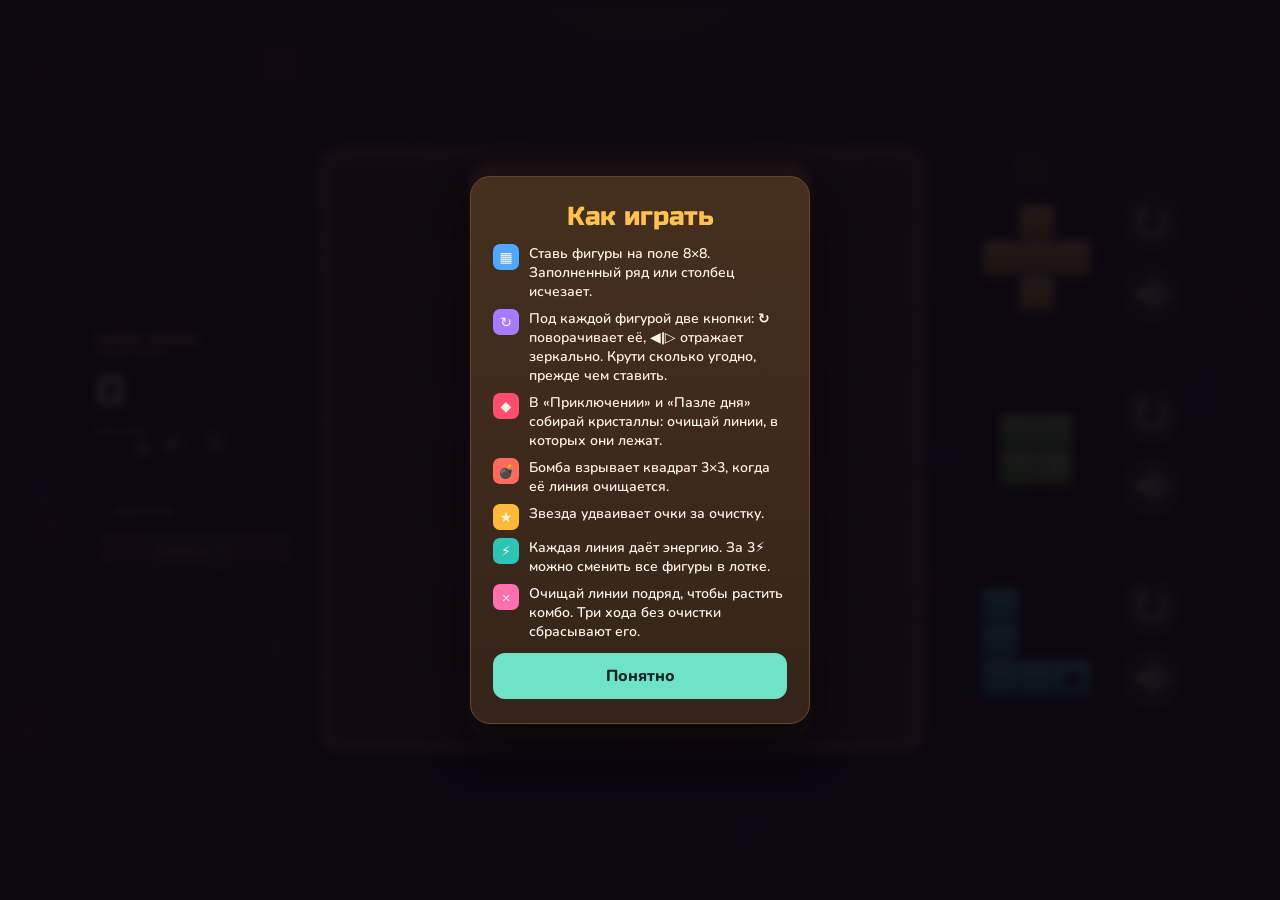
<file: games-local/BlockFlip/index.html>
<!doctype html>
<html lang="ru" class="app-shell"><head><meta charset="utf-8">
<meta name="viewport" content="width=device-width,initial-scale=1,maximum-scale=1,user-scalable=no,viewport-fit=cover">
<style>html,body{margin:0}</style></head><body>
<title>Блок Флип</title>
<style>/* Russo One and Nunito, SIL Open Font License 1.1, embedded so the game works offline */
@font-face{font-family:'Russo One';font-style:normal;font-weight:400;font-display:swap;src:url([data-uri]) format('woff2');unicode-range:U+0301, U+0400-045F, U+0490-0491, U+04B0-04B1, U+2116}
@font-face{font-family:'Russo One';font-style:normal;font-weight:400;font-display:swap;src:url([data-uri]) format('woff2');unicode-range:U+0000-00FF, U+0131, U+0152-0153, U+02BB-02BC, U+02C6, U+02DA, U+02DC, U+0304, U+0308, U+0329, U+2000-206F, U+20AC, U+2122, U+2191, U+2193, U+2212, U+2215, U+FEFF, U+FFFD}
@font-face{font-family:'Nunito';font-style:normal;font-weight:600 800;font-display:swap;src:url([data-uri]) format('woff2');unicode-range:U+0301, U+0400-045F, U+0490-0491, U+04B0-04B1, U+2116}
@font-face{font-family:'Nunito';font-style:normal;font-weight:600 800;font-display:swap;src:url([data-uri]) format('woff2');unicode-range:U+0000-00FF, U+0131, U+0152-0153, U+02BB-02BC, U+02C6, U+02DA, U+02DC, U+0304, U+0308, U+0329, U+2000-206F, U+20AC, U+2122, U+2191, U+2193, U+2212, U+2215, U+FEFF, U+FFFD}
</style>
<style>
/* Layout: one-screen column. Score strip, level goals, wooden 8x8 board, tray of three pieces, energy bar. Single warm "wood block" look. */
:root{
  --bg:#22160e; --panel:#3a2618; --cell:#4d3321; --line:#6a4629;
  --fg:#fff4e6; --muted:#d0b08e; --accent:#ffc24a; --energy:#6fe3c8;
  --page:radial-gradient(120% 80% at 50% 0%,#46301d 0%,#22160e 62%);
  --card1:#45301f; --card2:#36241a; --mode:#5a3b24; --mode-line:#7a5232; --mode-shadow:#2a1a0f; --logo-shadow:#7a4a1c;
  --display:"Russo One","Arial Black",system-ui,sans-serif;
  --body:"Nunito",system-ui,-apple-system,"Segoe UI",sans-serif;
  color-scheme:dark;
}
html,body{height:100%}
/* Backgrounds the player can pick in «Оформление» */
:root[data-bg="night"]{--bg:#0b0f24;--panel:#1b2147;--cell:#262e5c;--line:#323c78;--fg:#eef0ff;--muted:#a3acdc;--accent:#ffd166;
  --page:radial-gradient(1.5px 1.5px at 12% 18%,#fff9 50%,transparent 51%),radial-gradient(1px 1px at 72% 9%,#fff8 50%,transparent 51%),radial-gradient(1.5px 1.5px at 86% 42%,#fff7 50%,transparent 51%),radial-gradient(1px 1px at 30% 64%,#fff6 50%,transparent 51%),radial-gradient(1px 1px at 58% 84%,#fff6 50%,transparent 51%),radial-gradient(1.5px 1.5px at 8% 90%,#fff7 50%,transparent 51%),radial-gradient(120% 80% at 50% 0%,#232b66 0%,#0b0f24 65%);
  --card1:#20275a;--card2:#161c42;--mode:#262f66;--mode-line:#3a4590;--mode-shadow:#0a0d22;--logo-shadow:#3a2a7a}
:root[data-bg="mint"]{--bg:#cdeee0;--panel:#ffffffd9;--cell:#b9dfcf;--line:#8fcfb5;--fg:#123a2f;--muted:#4b7a6b;--accent:#e0663a;--energy:#1fa37f;
  --page:radial-gradient(120% 80% at 50% 0%,#effaf5 0%,#bfe6d5 70%);
  --card1:#f5fcf9;--card2:#dcf2e8;--mode:#ffffff;--mode-line:#a6dcc6;--mode-shadow:#8fc7b0;--logo-shadow:#f2b49c}
:root[data-bg="sunset"]{--bg:#3d1733;--panel:#4a1d3e;--cell:#5e2a50;--line:#7a3a66;--fg:#fff1ea;--muted:#f3c2b8;--accent:#ffd36b;
  --page:linear-gradient(180deg,#ff9e6b 0%,#d9566e 38%,#6a2463 72%,#3d1733 100%);
  --card1:#5a2350;--card2:#43183c;--mode:#6a2a5c;--mode-line:#8f4479;--mode-shadow:#2a0f25;--logo-shadow:#a3365e}
:root[data-bg="ice"]{--bg:#a9cdef;--panel:#ffffffcc;--cell:#c4ddf3;--line:#8cb8e2;--fg:#0f2f4f;--muted:#476b8f;--accent:#2f7bd8;--energy:#1fa3c8;
  --page:radial-gradient(120% 80% at 50% 0%,#f2f9ff 0%,#b8d8f5 70%);
  --card1:#f7fbff;--card2:#deecfa;--mode:#ffffff;--mode-line:#a9cbeb;--mode-shadow:#8db3d8;--logo-shadow:#9cc6ef}
.swatches{display:grid;grid-template-columns:repeat(auto-fill,minmax(84px,1fr));gap:10px}
.sw{display:flex;flex-direction:column;align-items:center;gap:6px;padding:8px 4px;border-radius:14px;border:2px solid transparent;background:var(--mode);color:var(--fg);font:800 12px var(--body);cursor:pointer;box-shadow:0 2px 0 var(--mode-shadow)}
.sw canvas{width:64px;height:64px;border-radius:10px;touch-action:auto}
.sw[aria-pressed="true"]{border-color:var(--accent)}
.card h3{margin:4px 0 0;text-align:left;font-size:13px;letter-spacing:.08em;text-transform:uppercase;color:var(--muted)}
.card.wide{max-width:420px}
[hidden]{display:none!important}
#bgfx{position:fixed;inset:0;width:100vw;height:100vh;max-width:none;z-index:0;pointer-events:none}
.app{position:relative;z-index:1}
body{background:var(--page);background-color:var(--bg);color:var(--fg);font-family:var(--body);
  -webkit-user-select:none;user-select:none;-webkit-touch-callout:none;-webkit-tap-highlight-color:transparent;overflow:hidden}
.app{height:100%;display:flex;flex-direction:column;align-items:center;gap:8px;padding-inline:16px;padding-block:10px;box-sizing:border-box}
.top{width:100%;max-width:460px;box-sizing:border-box;display:grid;grid-template-columns:1fr auto 1fr;align-items:end;gap:8px}
.brand{font-family:var(--display);font-size:15px;letter-spacing:.06em;line-height:1.1;color:var(--accent)}
.brand small{display:block;font-family:var(--body);font-size:11px;color:var(--muted);letter-spacing:.08em;text-transform:uppercase;font-weight:800}
.score{font-family:var(--display);font-size:clamp(30px,8vw,40px);line-height:1;text-align:center;font-variant-numeric:tabular-nums;text-shadow:0 2px 0 #0006}
.side{display:flex;justify-content:flex-end;align-items:center;gap:8px}
.best{text-align:right;font-size:11px;color:var(--muted);text-transform:uppercase;letter-spacing:.08em;font-weight:800}
.best b{display:block;font-family:var(--display);font-size:17px;color:var(--fg);letter-spacing:0;font-weight:400;font-variant-numeric:tabular-nums}
.icon{width:34px;height:34px;border-radius:10px;border:1px solid var(--line);background:var(--panel);color:var(--fg);font-size:16px;cursor:pointer;display:grid;place-items:center}
.icon:focus-visible,.btn:focus-visible,.mode:focus-visible{outline:2px solid var(--accent);outline-offset:2px}
.goals{display:flex;gap:10px;justify-content:center;align-items:center;min-height:34px}
.goal{display:flex;align-items:center;gap:6px;background:var(--panel);border:1px solid var(--line);border-radius:999px;padding:4px 12px 4px 6px;font-family:var(--display);font-size:16px;font-variant-numeric:tabular-nums;transition:transform .15s}
.goal.bump{transform:scale(1.18)}
.goal.done{color:var(--energy)}
.goal svg{width:24px;height:24px;display:block}
canvas{display:block;touch-action:none;max-width:100%}
.bar{display:flex;align-items:center;gap:10px;justify-content:space-between;width:100%;max-width:460px;box-sizing:border-box}
@media (max-width:380px){.elbl{display:none}.bar .btn{padding:8px 10px}}
@media (hover:none){.pc{display:none}}
@media (max-height:520px){.help{display:none}.app{gap:4px;padding-block:6px}.goals{min-height:28px}}
.hud{width:100%;display:flex;flex-direction:column;align-items:center;gap:inherit}
.app.land{display:grid;grid-template-columns:200px auto;grid-template-rows:auto auto;justify-content:center;align-content:center;column-gap:24px;row-gap:14px}
.app.land .hud{grid-column:1;grid-row:1;align-self:end;align-items:stretch;gap:12px}
.app.land #cv{grid-column:2;grid-row:1/3;align-self:center}
.app.land .bar{grid-column:1;grid-row:2;align-self:start;flex-direction:column;align-items:stretch;gap:12px}
.app.land .help{display:none}
.app.land .top{grid-template-columns:1fr;gap:10px}
.app.land .score{text-align:left;font-size:44px}
.app.land .side{justify-content:flex-start}
.app.land .goals{justify-content:flex-start;flex-wrap:wrap}
.app.land .combo{min-height:18px}
.in-andreos .app:not(.land) .top{padding-left:88px}
.app-shell .app{padding-top:calc(10px + env(safe-area-inset-top,0px));padding-bottom:calc(10px + env(safe-area-inset-bottom,0px));padding-left:calc(16px + env(safe-area-inset-left,0px));padding-right:calc(16px + env(safe-area-inset-right,0px))}
.energy{display:flex;align-items:center;gap:6px;font-size:12px;color:var(--muted);font-weight:800;text-transform:uppercase;letter-spacing:.06em}
.pips{display:flex;gap:4px}
.pip{width:14px;height:8px;border-radius:3px;background:var(--cell)}
.pip.on{background:var(--energy);box-shadow:0 0 8px #6fe3c880}
.btn{font-family:var(--body);font-weight:800;font-size:13px;white-space:nowrap;padding:9px 12px;border-radius:12px;border:0;cursor:pointer;background:var(--energy);color:#0d2422}
.btn:disabled{background:var(--cell);color:var(--muted);cursor:default}
.btn.ghost{background:transparent;color:var(--muted);border:1px solid var(--line)}
.combo{font-family:var(--display);font-size:13px;color:var(--accent);flex:1;min-width:0;white-space:nowrap;overflow:hidden;text-overflow:ellipsis}
.bar.hascombo .elbl{display:none}
.help{font-size:12px;color:var(--muted);text-align:center;line-height:1.5;max-width:460px}
.help b{color:var(--fg)}
.overlay{position:fixed;inset:0;display:grid;place-items:center;background:#0a0710b3;backdrop-filter:blur(3px);padding:16px;z-index:5;overflow:auto}
#rulesOv{z-index:6}
.card{background:linear-gradient(var(--card1),var(--card2));border:1px solid var(--line);border-radius:20px;padding:24px 22px;text-align:center;max-width:340px;width:100%;display:flex;flex-direction:column;gap:12px;box-sizing:border-box;box-shadow:0 20px 40px #0008}
.card h2{font-family:var(--display);font-weight:400;margin:0;font-size:26px;color:var(--accent);text-wrap:balance}
.card p{margin:0;color:var(--muted);line-height:1.5}
.card .big{font-family:var(--display);font-size:44px;color:var(--fg)}
.card .btn{font-size:16px;padding:12px}
.logo{font-family:var(--display);font-size:34px;line-height:1;color:var(--accent);text-shadow:0 3px 0 var(--logo-shadow)}
.mode{display:grid;grid-template-columns:40px 1fr;align-items:center;gap:12px;text-align:left;background:var(--mode);border:1px solid var(--mode-line);border-radius:14px;padding:12px;cursor:pointer;color:var(--fg);font-family:var(--body);box-shadow:0 3px 0 var(--mode-shadow)}
.mode:active{transform:translateY(2px);box-shadow:0 1px 0 var(--mode-shadow)}
.mode b{display:block;font-family:var(--display);font-weight:400;font-size:17px}
.mode span{font-size:13px;color:var(--muted);font-weight:800}
.mode i{font-style:normal;width:40px;height:40px;border-radius:10px;display:grid;place-items:center;font-size:20px}
.rules{text-align:left;font-size:14px;display:flex;flex-direction:column;gap:8px;color:var(--fg)}
.rules div{display:flex;gap:10px;align-items:flex-start}
.rules i{font-style:normal;flex:0 0 26px;height:26px;border-radius:7px;display:grid;place-items:center;font-size:14px}
.row{display:flex;gap:8px}.row .btn{flex:1}
</style>

<canvas id="bgfx" aria-hidden="true"></canvas>
<div class="app" id="app">
  <div class="hud" id="hud">
  <div class="top" id="top">
    <div class="brand" id="brand">БЛОК ФЛИП<small id="modeLbl">Классика</small></div>
    <div class="score" id="score" aria-live="polite">0</div>
    <div class="side">
      <div class="best">Рекорд<b id="best">0</b></div>
      <button class="icon" id="snd" aria-label="Звук">🔊</button>
      <button class="icon" id="menuBtn" aria-label="Меню">☰</button>
    </div>
  </div>
  <div class="goals" id="goals" hidden></div>
  </div>
  <canvas id="cv" aria-label="Игровое поле"></canvas>
  <div class="bar" id="bar">
    <div class="combo" id="combo"></div>
    <div class="energy"><span aria-hidden="true">⚡</span><span class="elbl">Энергия</span><div class="pips" id="pips"></div></div>
    <button class="btn" id="shuffle" disabled>Сменить · 3⚡</button>
  </div>
  <div class="help" id="help"><b>Тап</b> по фигуре или <b>↻</b> — повернуть, <b>◀|▷</b> — отразить, тащи на поле.<span class="pc"> Во время перетаскивания: <b>R</b> поворот, <b>F</b> отражение.</span></div>
</div>

<div class="overlay" id="menuOv" hidden>
  <div class="card">
    <div class="logo">БЛОК ФЛИП</div>
    <p>Поле 8×8 и фигуры, которые можно вертеть и отражать.</p>
    <button class="mode" id="mClassic"><i style="background:#4ea8ff">▦</i><div><b>Классика</b><span id="mClassicSub">Рекорд 0</span></div></button>
    <button class="mode" id="mAdv"><i style="background:#ff4d6d">◆</i><div><b>Приключение</b><span id="mAdvSub">Уровень 1</span></div></button>
    <button class="mode" id="mDaily"><i style="background:#ffc24a">☀</i><div><b>Пазл дня</b><span id="mDailySub">Новый каждый день</span></div></button>
    <button class="mode" id="mStyle"><i style="background:linear-gradient(135deg,#ff6fae,#4ea8ff)">🎨</i><div><b>Оформление</b><span id="mStyleSub">Фон и фигурки</span></div></button>
    <div class="row"><button class="btn ghost" id="mRules">Как играть</button><button class="btn ghost" id="mVibe">Вибрация: вкл</button></div>
    <button class="btn" id="mResume">Продолжить</button>
  </div>
</div>

<div class="overlay" id="styleOv" hidden>
  <div class="card wide">
    <h2>Оформление</h2>
    <h3>Фон</h3>
    <div class="swatches" id="bgList"></div>
    <h3>Фигурки</h3>
    <div class="swatches" id="skinList"></div>
    <button class="btn" id="styleOk">Готово</button>
  </div>
</div>

<div class="overlay" id="rulesOv" hidden>
  <div class="card">
    <h2>Как играть</h2>
    <div class="rules">
      <div><i style="background:#4ea8ff">▦</i><span>Ставь фигуры на поле 8×8. Заполненный ряд или столбец исчезает.</span></div>
      <div><i style="background:#a57cff">↻</i><span>Под каждой фигурой две кнопки: <b>↻</b> поворачивает её, <b>◀|▷</b> отражает зеркально. Крути сколько угодно, прежде чем ставить.</span></div>
      <div><i style="background:#ff4d6d">◆</i><span>В «Приключении» и «Пазле дня» собирай кристаллы: очищай линии, в которых они лежат.</span></div>
      <div><i style="background:#ff6b5b">💣</i><span>Бомба взрывает квадрат 3×3, когда её линия очищается.</span></div>
      <div><i style="background:#ffb938">★</i><span>Звезда удваивает очки за очистку.</span></div>
      <div><i style="background:#2ec4b6">⚡</i><span>Каждая линия даёт энергию. За 3⚡ можно сменить все фигуры в лотке.</span></div>
      <div><i style="background:#ff6fae">×</i><span>Очищай линии подряд, чтобы растить комбо. Три хода без очистки сбрасывают его.</span></div>
    </div>
    <button class="btn" id="rulesOk">Понятно</button>
  </div>
</div>

<div class="overlay" id="endOv" hidden>
  <div class="card">
    <h2 id="endTitle">Ходов нет</h2>
    <p id="endText">Ни одна фигура не помещается даже с поворотом.</p>
    <div class="big" id="finalScore">0</div>
    <p id="finalBest"></p>
    <div class="row"><button class="btn ghost" id="toMenu">Меню</button><button class="btn" id="again">Ещё раз</button></div>
  </div>
</div>

<script>
(function(){
// Inside Andreos Play the app's own "Игры" button sits in the top-left corner
if(/\/games\//.test(location.pathname))document.documentElement.classList.add('in-andreos');
const N=8;
const COLORS=['#ff6b5b','#ffb938','#8bd448','#2ec4b6','#4ea8ff','#a57cff','#ff6fae'];
const WOOD='#c99760';
const GEMS={3:['#ff4d6d','#a3102f','#ffc2cd'],4:['#4fb4ff','#1450a8','#c9e8ff'],5:['#4ee08a','#127a43','#c8f7da']};
const P=(s)=>s.map(([r,c])=>({r,c,t:0}));
const SHAPES=[
  {w:3,s:[[0,0]]},
  {w:6,s:[[0,0],[0,1]]},
  {w:6,s:[[0,0],[0,1],[0,2]]},
  {w:5,s:[[0,0],[0,1],[0,2],[0,3]]},
  {w:3,s:[[0,0],[0,1],[0,2],[0,3],[0,4]]},
  {w:6,s:[[0,0],[0,1],[1,0],[1,1]]},
  {w:2,s:[[0,0],[0,1],[0,2],[1,0],[1,1],[1,2],[2,0],[2,1],[2,2]]},
  {w:6,s:[[0,0],[1,0],[1,1]]},
  {w:6,s:[[0,0],[1,0],[2,0],[2,1]]},
  {w:5,s:[[0,0],[0,1],[0,2],[1,1]]},
  {w:5,s:[[0,1],[0,2],[1,0],[1,1]]},
  {w:4,s:[[0,0],[1,0],[2,0],[2,1],[2,2]]},
  {w:3,s:[[0,0],[0,1],[0,2],[1,0],[1,1],[1,2]]},
  {w:3,s:[[0,0],[1,1]]},
  {w:2,s:[[0,0],[1,1],[2,2]]},
  {w:3,s:[[0,1],[1,0],[1,1],[1,2],[2,1]]},
];
const TOTALW=SHAPES.reduce((a,s)=>a+s.w,0);

// ---- shape math
const norm=cs=>{const mr=Math.min(...cs.map(c=>c.r)),mc=Math.min(...cs.map(c=>c.c));return cs.map(c=>({r:c.r-mr,c:c.c-mc,t:c.t}))};
const dims=cs=>({h:Math.max(...cs.map(c=>c.r))+1,w:Math.max(...cs.map(c=>c.c))+1});
const rotCW=cs=>{const {h}=dims(cs);return norm(cs.map(c=>({r:c.c,c:h-1-c.r,t:c.t})))};
const mirror=cs=>{const {w}=dims(cs);return norm(cs.map(c=>({r:c.r,c:w-1-c.c,t:c.t})))};
const key=cs=>cs.map(c=>c.r+','+c.c).sort().join(';');
function orientations(cs){
  const out=[],seen=new Set();let a=cs;
  for(let m=0;m<2;m++){for(let i=0;i<4;i++){const k=key(a);if(!seen.has(k)){seen.add(k);out.push(a)}a=rotCW(a)}a=mirror(cs)}
  return out;
}

// ---- storage
const store={get(k,d){try{const v=localStorage.getItem('blockflip-'+k);return v==null?d:v}catch(e){return d}},set(k,v){try{localStorage.setItem('blockflip-'+k,v)}catch(e){}}};
let best=+store.get('best',0)||0;
let advLevel=Math.max(1,+store.get('level',1)||1);
const today=(()=>{const d=new Date();return d.getFullYear()*10000+(d.getMonth()+1)*100+d.getDate()})();

// ---- levels
function mulberry32(a){return function(){a|=0;a=a+0x6D2B79F5|0;let t=Math.imul(a^a>>>15,1|a);t=t+Math.imul(t^t>>>7,61|t)^t;return((t^t>>>14)>>>0)/4294967296}}
function genLevel(seed,L){
  const rnd=mulberry32(seed),g=Array.from({length:N},()=>Array(N).fill(null));
  const fill=Math.min(30,8+L*2);let placed=0,guard=0,r=Math.floor(rnd()*N),c=Math.floor(rnd()*N);
  const lineFull=(r,c)=>g[r].every(Boolean)||g.every(row=>row[c]);
  while(placed<fill&&guard++<2000){
    if(rnd()<.65){const d=[[0,1],[1,0],[0,-1],[-1,0]][Math.floor(rnd()*4)];r=Math.min(N-1,Math.max(0,r+d[0]));c=Math.min(N-1,Math.max(0,c+d[1]))}
    else{r=Math.floor(rnd()*N);c=Math.floor(rnd()*N)}
    if(g[r][c])continue;
    g[r][c]={color:WOOD,t:0};
    if(lineFull(r,c)){g[r][c]=null;continue}
    placed++;
  }
  const cells=[];for(let i=0;i<N;i++)for(let j=0;j<N;j++)if(g[i][j])cells.push(g[i][j]);
  for(let i=cells.length-1;i>0;i--){const j=Math.floor(rnd()*(i+1));[cells[i],cells[j]]=[cells[j],cells[i]]}
  const types=L<3?1:L<7?2:3,nGems=Math.min(cells.length,4+L);
  const goals={};
  for(let i=0;i<nGems;i++){const t=3+(i%types);cells[i].t=t;goals[t]=(goals[t]||0)+1}
  return{grid:g,goals};
}

// ---- state
let S;
function freshState(mode,level){
  const s={mode,level:level||0,grid:Array.from({length:N},()=>Array(N).fill(null)),tray:[null,null,null],score:0,combo:0,msc:0,energy:0,over:false,goals:null,total:null};
  if(mode==='adv'||mode==='daily'){
    const L=mode==='daily'?6+new Date().getDay():level;
    const lv=genLevel(mode==='daily'?today:level*7919+13,L);
    s.grid=lv.grid;s.goals=lv.goals;s.total={...lv.goals};
  }
  return s;
}

function randPiece(){
  let x=Math.random()*TOTALW,sh=SHAPES[0];
  for(const s of SHAPES){x-=s.w;if(x<=0){sh=s;break}}
  let cs=norm(P(sh.s));
  const turns=Math.floor(Math.random()*4);for(let i=0;i<turns;i++)cs=rotCW(cs);
  if(Math.random()<.5)cs=mirror(cs);
  const roll=Math.random();
  if(cs.length>=2){
    if(roll<.11)cs[Math.floor(Math.random()*cs.length)].t=1;
    else if(roll<.21)cs[Math.floor(Math.random()*cs.length)].t=2;
  }
  return{cells:cs,color:COLORS[Math.floor(Math.random()*COLORS.length)],anim:null};
}
function fitsAt(cs,r0,c0,g=S.grid){
  for(const c of cs){const r=r0+c.r,cc=c0+c.c;if(r<0||cc<0||r>=N||cc>=N||g[r][cc])return false}return true;
}
function fitsAnywhere(cs){const {h,w}=dims(cs);for(let r=0;r<=N-h;r++)for(let c=0;c<=N-w;c++)if(fitsAt(cs,r,c))return true;return false}
function fitsAnyOrient(cs){return orientations(cs).some(fitsAnywhere)}
function dealTray(){
  let tray;
  for(let tries=0;tries<40;tries++){tray=[randPiece(),randPiece(),randPiece()];if(tray.some(p=>fitsAnyOrient(p.cells)))break}
  tray.forEach(p=>p.anim={kind:'in',t0:performance.now()});
  S.tray=tray;
}

// ---- looks: board backgrounds and block skins
const BGS={
  wood:{fxA:0.1,dark:true,name:'Дерево',frame:null,frameShadow:'#3a2414',rim:'rgba(255,220,170,.25)',well:'#4a2f1c',cells:['#613f26','#5b3b23'],btn:['#4a3020','#7a5232','#f0dcc2'],btnHot:'#6a4628'},
  night:{fxA:0.16,dark:true,name:'Ночь',frame:['#38418a','#252c66'],frameShadow:'#0a0d24',rim:'rgba(180,190,255,.3)',well:'#121736',cells:['#1d2452','#1a204a'],btn:['#1f2654','#3a4590','#dfe3ff'],btnHot:'#2e3678'},
  mint:{fxA:0.22,dark:false,name:'Мята',frame:['#8fd6b9','#62b796'],frameShadow:'#4c9a7c',rim:'rgba(255,255,255,.6)',well:'#4fa283',cells:['#e8f7f0','#dcf1e7'],btn:['#ffffff','#8fcfb5','#2a6b57'],btnHot:'#fff3e8'},
  sunset:{fxA:0.15,dark:true,name:'Закат',frame:['#7a2f66','#521f47'],frameShadow:'#2a0f25',rim:'rgba(255,200,180,.3)',well:'#2f1028',cells:['#46193c','#401737'],btn:['#4a1d3e','#8f4479','#ffe3d6'],btnHot:'#6a2a5c'},
  ice:{fxA:0.22,dark:false,name:'Лёд',frame:['#9fc9ef','#6fa3d6'],frameShadow:'#4f82b5',rim:'rgba(255,255,255,.7)',well:'#5a8fc2',cells:['#eef6ff','#e3effc'],btn:['#ffffff','#9cc3e8','#2a5f94'],btnHot:'#fff4dc'},
};
const SKINS={gloss:'Глянец',wood:'Дерево',neon:'Неон',pixel:'Пиксели',candy:'Конфеты'};
let bgId=store.get('bg','wood'),skin=store.get('skin','gloss');
if(!BGS[bgId])bgId='wood';if(!SKINS[skin])skin='gloss';
const theme=()=>BGS[bgId];
function applyBg(){document.documentElement.setAttribute('data-bg',bgId)}
applyBg();

// ---- DOM
const cv=document.getElementById('cv'),mainCtx=cv.getContext('2d');let ctx=mainCtx;
const $=id=>document.getElementById(id);
const scoreEl=$('score'),bestEl=$('best'),comboEl=$('combo'),pipsEl=$('pips'),shuffleBtn=$('shuffle'),goalsEl=$('goals');
for(let i=0;i<6;i++){const d=document.createElement('div');d.className='pip';pipsEl.appendChild(d)}
function gemSVG(t){const[a,b,h]=GEMS[t];return`<svg viewBox="-1 -1 2 2" aria-hidden="true"><polygon points="-.55,-.6 .55,-.6 .95,-.15 0,.9 -.95,-.15" fill="${b}"/><polygon points="-.45,-.5 .45,-.5 .78,-.15 0,.7 -.78,-.15" fill="${a}"/><polygon points="-.45,-.5 .45,-.5 .25,-.15 -.25,-.15" fill="${h}" opacity=".85"/></svg>`}
let shownScore=0;
function renderGoals(){
  if(!S.goals){goalsEl.hidden=true;return}
  goalsEl.hidden=false;
  goalsEl.innerHTML=Object.keys(S.total).map(t=>`<div class="goal${S.goals[t]<=0?' done':''}" data-t="${t}">${gemSVG(t)}<span>${S.goals[t]<=0?'✓':S.goals[t]}</span></div>`).join('');
}
function bumpGoal(t){const el=goalsEl.querySelector(`[data-t="${t}"]`);if(!el)return;el.classList.add('bump');setTimeout(()=>el.classList.remove('bump'),160)}
function syncUI(){
  bestEl.textContent=best;
  [...pipsEl.children].forEach((p,i)=>p.classList.toggle('on',i<S.energy));
  shuffleBtn.disabled=S.energy<3||S.over;
  comboEl.textContent=S.combo>1?'КОМБО ×'+S.combo:'';$('bar').classList.toggle('hascombo',S.combo>1);
  $('modeLbl').textContent=S.mode==='adv'?'Уровень '+S.level:S.mode==='daily'?'Пазл дня':'Классика';
  renderGoals();
}

// ---- layout
let W,H,cell,B,BW,trayX=0,trayY,dpr,woodPat=null,land=false;
function resize(){
  const app=$('app'),cs=getComputedStyle(app);
  const aw=app.clientWidth-parseFloat(cs.paddingLeft)-parseFloat(cs.paddingRight);
  const ah=app.clientHeight-parseFloat(cs.paddingTop)-parseFloat(cs.paddingBottom);
  land=aw>ah*1.2&&aw>=560;
  app.classList.toggle('land',land);
  const gap=8;
  const used=$('top').offsetHeight+(goalsEl.hidden?0:goalsEl.offsetHeight+gap)+$('bar').offsetHeight+($('help').offsetHeight?$('help').offsetHeight+gap:0)+gap*2+4;
  const availH=Math.max(180,ah-used);
  cell=Math.floor(land?Math.min((aw-230)/12,(ah-8)/8.4,72):Math.min(aw/8.4,availH/11.75,72));
  const pad=Math.round(cell*.2);
  B=cell*8;BW=B+pad*2;
  if(land){trayX=BW+cell*.3;W=trayX+cell*3.3;H=BW;trayY=0}
  else{W=BW;trayY=BW+cell*.25;H=trayY+cell*3.1}
  ox=pad;oy=pad;
  $('top').style.maxWidth=$('bar').style.maxWidth=land?'':Math.max(W,280)+'px';
  dpr=Math.min(window.devicePixelRatio||1,3);
  cv.width=W*dpr;cv.height=H*dpr;cv.style.width=W+'px';cv.style.height=H+'px';
}
let ox=0,oy=0;
function makeWood(){
  const c=document.createElement('canvas');c.width=c.height=256;const x=c.getContext('2d');
  x.fillStyle='#8a5a33';x.fillRect(0,0,256,256);
  const rnd=mulberry32(42);
  for(let i=0;i<46;i++){
    const y0=rnd()*256,amp=2+rnd()*5,f=.02+rnd()*.03;
    x.strokeStyle=rnd()<.5?'rgba(60,32,14,.22)':'rgba(255,214,160,.10)';x.lineWidth=.6+rnd()*1.6;
    x.beginPath();for(let k=0;k<=256;k+=4)x.lineTo(k,y0+Math.sin(k*f+i)*amp);x.stroke();
  }
  woodPat=ctx.createPattern(c,'repeat');
}
const slotCX=i=>land?trayX+cell*1.25:BW*(i+.5)/3;
const pieceCY=i=>land?oy+B*(i+.5)/3:trayY+cell*1.2;
const btnR=()=>cell*.4;
const btnPos=(i,k)=>land?{x:trayX+cell*2.85,y:pieceCY(i)+(k?1:-1)*cell*.5}:{x:slotCX(i)+(k?1:-1)*cell*.5,y:trayY+cell*2.7};
const traySize=p=>{const d=dims(p.cells);return Math.min(cell*.5,cell*(land?2.1:2.3)/Math.max(d.w,d.h))};

// ---- color helpers
function hexRgb(h){const n=parseInt(h.slice(1),16);return[n>>16&255,n>>8&255,n&255]}
function shade(h,a){const[r,g,b]=hexRgb(h);const f=v=>Math.round(a>0?v+(255-v)*a:v*(1+a));return`rgb(${f(r)},${f(g)},${f(b)})`}
function rr(x,y,w,h,r){ctx.beginPath();ctx.moveTo(x+r,y);ctx.arcTo(x+w,y,x+w,y+h,r);ctx.arcTo(x+w,y+h,x,y+h,r);ctx.arcTo(x,y+h,x,y,r);ctx.arcTo(x,y,x+w,y,r);ctx.closePath()}
function star(x,y,R){ctx.beginPath();for(let i=0;i<10;i++){const a=-Math.PI/2+i*Math.PI/5,rad=i%2?R*.45:R;ctx.lineTo(x+Math.cos(a)*rad,y+Math.sin(a)*rad)}ctx.closePath()}
function poly(pts,x,y,R){ctx.beginPath();pts.forEach(([a,b])=>ctx.lineTo(x+a*R,y+b*R));ctx.closePath()}
function drawGem(x,y,R,t,now){
  const[a,b,h]=GEMS[t];
  ctx.fillStyle=b;poly([[-.55,-.6],[.55,-.6],[.95,-.15],[0,.9],[-.95,-.15]],x,y,R);ctx.fill();
  ctx.fillStyle=a;poly([[-.45,-.5],[.45,-.5],[.78,-.15],[0,.7],[-.78,-.15]],x,y,R);ctx.fill();
  ctx.fillStyle=h;ctx.globalAlpha*=.85;poly([[-.45,-.5],[.45,-.5],[.25,-.15],[-.25,-.15]],x,y,R);ctx.fill();ctx.globalAlpha/=.85;
  const tw=.5+.5*Math.sin((now||0)/300+x*.07+y*.05);
  ctx.fillStyle=`rgba(255,255,255,${.25+.6*tw})`;ctx.beginPath();ctx.arc(x-R*.35,y-R*.32,R*.08+R*.06*tw,0,7);ctx.fill();
}

function mix(a,b,k){const A=hexRgb(a),Bc=hexRgb(b);return'#'+A.map((v,i)=>Math.round(v+(Bc[i]-v)*k).toString(16).padStart(2,'0')).join('')}
function drawTile(x,y,s,color,t,now,sk){
  sk=sk||skin;
  const g=Math.max(.5,s*.012),r=s*.11,wood=color===WOOD;
  let ink='#1a120c';
  if(wood||sk==='gloss'||sk==='wood'){
    const base=sk==='wood'&&!wood?mix(color,'#b5834f',.28):color;
    const grd=ctx.createLinearGradient(0,y,0,y+s);
    grd.addColorStop(0,shade(base,.35));grd.addColorStop(.5,base);grd.addColorStop(1,shade(base,-.22));
    ctx.fillStyle=shade(base,-.5);rr(x+g,y+g+s*.05,s-2*g,s-2*g,r);ctx.fill();
    ctx.fillStyle=grd;rr(x+g,y+g,s-2*g,s-2*g-s*.05,r);ctx.fill();
    if((wood||sk==='wood')&&woodPat){ctx.save();ctx.globalAlpha*=wood?.45:.5;ctx.fillStyle=woodPat;rr(x+g,y+g,s-2*g,s-2*g-s*.05,r);ctx.fill();ctx.restore()}
    ctx.strokeStyle='rgba(255,255,255,.28)';ctx.lineWidth=Math.max(1,s*.035);rr(x+g+s*.03,y+g+s*.03,s-2*g-s*.06,s-2*g-s*.11,r*.8);ctx.stroke();
    ctx.fillStyle=sk==='wood'&&!wood?'rgba(255,240,210,.22)':'rgba(255,255,255,.3)';rr(x+s*.2,y+s*.13,s*.6,s*.11,s*.055);ctx.fill();
  }else if(sk==='neon'){
    ctx.fillStyle='#0d0f22';rr(x+g,y+g,s-2*g,s-2*g,r);ctx.fill();
    ctx.fillStyle=color+'33';rr(x+g*2,y+g*2,s-4*g,s-4*g,r*.8);ctx.fill();
    ctx.strokeStyle=color+'55';ctx.lineWidth=Math.max(3,s*.14);rr(x+s*.1,y+s*.1,s*.8,s*.8,r*.7);ctx.stroke();
    ctx.strokeStyle=shade(color,.45);ctx.lineWidth=Math.max(1.5,s*.05);ctx.stroke();
    ink=color;
  }else if(sk==='pixel'){
    const e=Math.max(2,Math.round(s*.12)),q=Math.round(s*.01);
    ctx.fillStyle=shade(color,-.45);ctx.fillRect(x+q,y+q,s-2*q,s-2*q);
    ctx.fillStyle=color;ctx.fillRect(x+q,y+q,s-2*q-e,s-2*q-e);
    ctx.fillStyle=shade(color,.45);ctx.fillRect(x+q,y+q,s-2*q-e,e);ctx.fillRect(x+q,y+q,e,s-2*q-e);
    ctx.fillStyle='rgba(255,255,255,.55)';ctx.fillRect(x+q+e,y+q+e,e,e);
  }else{ // candy
    const cx0=x+s/2,cy0=y+s/2,R=s*.485;
    ctx.fillStyle=shade(color,-.4);ctx.beginPath();ctx.arc(cx0,cy0+s*.04,R,0,7);ctx.fill();
    const rg=ctx.createRadialGradient(cx0-R*.35,cy0-R*.4,R*.1,cx0,cy0,R);
    rg.addColorStop(0,shade(color,.6));rg.addColorStop(.55,color);rg.addColorStop(1,shade(color,-.2));
    ctx.fillStyle=rg;ctx.beginPath();ctx.arc(cx0,cy0,R,0,7);ctx.fill();
    ctx.fillStyle='rgba(255,255,255,.75)';ctx.beginPath();ctx.ellipse(cx0-R*.38,cy0-R*.42,R*.2,R*.12,-.6,0,7);ctx.fill();
  }
  const cx=x+s/2,cy=y+s/2+s*.01;
  if(t===1){
    ctx.fillStyle=ink;ctx.beginPath();ctx.arc(cx,cy+s*.04,s*.22,0,7);ctx.fill();
    ctx.strokeStyle=ink;ctx.lineWidth=Math.max(1.5,s*.06);ctx.beginPath();ctx.moveTo(cx+s*.1,cy-s*.12);ctx.quadraticCurveTo(cx+s*.2,cy-s*.3,cx+s*.28,cy-s*.26);ctx.stroke();
    const fl=.6+.4*Math.sin((now||0)/90);
    ctx.fillStyle=`rgba(255,230,120,${fl})`;ctx.beginPath();ctx.arc(cx+s*.29,cy-s*.27,s*.07,0,7);ctx.fill();
    ctx.fillStyle='rgba(255,255,255,.35)';ctx.beginPath();ctx.arc(cx-s*.07,cy-s*.03,s*.05,0,7);ctx.fill();
  }else if(t===2){
    ctx.fillStyle='#fff8d6';star(cx,cy,s*.26);ctx.fill();
    ctx.strokeStyle=shade(color,-.4);ctx.lineWidth=Math.max(1,s*.03);ctx.stroke();
  }else if(t>=3){drawGem(cx,cy,s*.3,t,now)}
}

// ---- input / drag
let drag=null,preview=null;
function pieceAt(x,y){
  let i;
  if(land){if(x<trayX||x>trayX+cell*2.45||y<oy||y>=oy+B)return -1;i=Math.floor((y-oy)/(B/3))}
  else{if(y<trayY||y>trayY+cell*2.35)return -1;i=Math.floor(x/(BW/3))}
  return i>=0&&i<3&&S.tray[i]?i:-1;
}
function btnAt(x,y){
  for(let i=0;i<3;i++){if(!S.tray[i])continue;for(let k=0;k<2;k++){const bp=btnPos(i,k);if(Math.hypot(x-bp.x,y-bp.y)<btnR()*1.25)return{i,k}}}
  return null;
}
function transform(i,kind){
  const p=S.tray[i];if(!p)return;
  p.cells=kind==='rot'?rotCW(p.cells):mirror(p.cells);
  p.anim={kind,t0:performance.now()};
  sfx(kind==='rot'?520:440,.05,'triangle');
  if(drag&&drag.i===i)updatePreview();
}
function pos(e){const b=cv.getBoundingClientRect();return{x:(e.clientX-b.left)*W/b.width,y:(e.clientY-b.top)*H/b.height}}
cv.addEventListener('contextmenu',e=>e.preventDefault());
cv.addEventListener('pointerdown',e=>{
  unlockAudio();
  if(S.over||drag)return;
  const {x,y}=pos(e);
  const b=btnAt(x,y);
  if(b){transform(b.i,b.k?'flip':'rot');return}
  const i=pieceAt(x,y);if(i<0)return;
  if(e.button===2){transform(i,'flip');return}
  cv.setPointerCapture(e.pointerId);
  drag={i,x,y,sx:x,sy:y,moved:false,touch:e.pointerType!=='mouse',id:e.pointerId};
});
cv.addEventListener('pointermove',e=>{
  if(!drag||e.pointerId!==drag.id)return;
  const p=pos(e);drag.x=p.x;drag.y=p.y;
  if(!drag.moved&&Math.hypot(p.x-drag.sx,p.y-drag.sy)>8)drag.moved=true;
  if(drag.moved)updatePreview();
});
function endDrag(e,cancel){
  if(!drag||e.pointerId!==drag.id)return;
  const d=drag;drag=null;
  if(!d.moved&&!cancel){transform(d.i,'rot')}
  else if(preview&&preview.ok&&!cancel){place(d.i,preview.r,preview.c)}
  else if(d.moved&&S.tray[d.i]){S.tray[d.i].anim={kind:'back',t0:performance.now(),fx:d.x,fy:d.y-(d.touch?cell*1.6:0)}}
  preview=null;
}
cv.addEventListener('pointerup',e=>endDrag(e,false));
cv.addEventListener('pointercancel',e=>endDrag(e,true));
cv.addEventListener('lostpointercapture',e=>endDrag(e,true));
addEventListener('keydown',e=>{
  if(!drag)return;
  if(e.key==='r'||e.key==='R'||e.key==='к'||e.key==='К'||e.key===' '){e.preventDefault();transform(drag.i,'rot')}
  if(e.key==='f'||e.key==='F'||e.key==='а'||e.key==='А'){transform(drag.i,'flip')}
});
function ghostTL(){
  const p=S.tray[drag.i],d=dims(p.cells);
  const oy2=drag.touch?cell*1.6:0;
  return{x:drag.x-d.w*cell/2,y:drag.y-oy2-d.h*cell/2};
}
function updatePreview(){
  if(!drag||!drag.moved){preview=null;return}
  const g=ghostTL(),p=S.tray[drag.i];
  const r=Math.round((g.y-oy)/cell),c=Math.round((g.x-ox)/cell);
  const d=dims(p.cells);
  if(r<-1||c<-1||r+d.h>N+1||c+d.w>N+1){preview=null;return}
  const ok=fitsAt(p.cells,r,c);
  let lines=null;
  if(ok){
    const g2=S.grid.map(row=>row.slice());p.cells.forEach(cc=>g2[r+cc.r][c+cc.c]={});
    lines={rows:[],cols:[]};
    for(let i=0;i<N;i++){if(g2[i].every(Boolean))lines.rows.push(i);if(g2.every(row=>row[i]))lines.cols.push(i)}
  }
  preview={r,c,ok,lines};
}

// ---- game logic
let fx=[],floats=[],drops={},shake=0,beams=[],shards=[],rings=[],flash=null,bgPulse=0;
const glowCache={};
function glowSprite(color){let g=glowCache[color];if(g)return g;g=document.createElement('canvas');g.width=g.height=64;const x=g.getContext('2d'),rg=x.createRadialGradient(32,32,0,32,32,32);
  rg.addColorStop(0,'#ffffff');rg.addColorStop(.18,color);rg.addColorStop(.5,color+'55');rg.addColorStop(1,color+'00');x.fillStyle=rg;x.fillRect(0,0,64,64);return glowCache[color]=g}
const FALL=140,DROP=170;
let vibeOn=store.get('vibe','1')==='1';
function buzz(ms){
  if(!vibeOn)return;
  try{const ap=JSON.parse(localStorage.getItem('ap:settings')||'{}');if(ap.haptics===false)return}catch(e){}
  try{if(window.AndroidApp&&window.AndroidApp.vibrate){window.AndroidApp.vibrate(String(ms));return}}catch(e){}
  if(navigator.vibrate){try{navigator.vibrate(ms)}catch(e){}}
}
function drawCell(x,y,color,t,k,now){
  const d=drops[k];
  if(d==null){drawTile(x,y,cell,color,t,now);return}
  const tt=now-d;
  if(tt>=FALL+160){delete drops[k];drawTile(x,y,cell,color,t,now);return}
  let dy=0,sx=1,sy=1;
  if(tt<FALL){const e=Math.max(0,tt)/FALL;dy=-cell*.9*(1-e*e);sx=sy=1.05-.05*e}
  else{const b=(tt-FALL)/160,w=Math.sin(b*Math.PI)*(1-b);sy=1-.2*w;sx=1+.14*w}
  ctx.save();ctx.translate(x+cell/2,y+cell+dy);ctx.scale(sx,sy);drawTile(-cell/2,-cell,cell,color,t,now);
  if(tt>=FALL){ctx.globalCompositeOperation='lighter';ctx.fillStyle='rgba(255,255,255,'+(.45*(1-(tt-FALL)/160))+')';rr(-cell/2,-cell,cell,cell,cell*.11);ctx.fill()}
  ctx.restore();
}
function landFx(p,r0,c0){
  const now=performance.now(),low={};
  p.cells.forEach(c=>{if(low[c.c]==null||c.r>low[c.c])low[c.c]=c.r});
  for(const cc in low){const x=ox+(c0+ +cc)*cell,y=oy+(r0+low[cc]+1)*cell;
    for(let k=0;k<5;k++){const dir=k<2?-1:k<4?1:(Math.random()<.5?-1:1);
      floats.push({spark:1,dust:1,x:x+cell*(.15+Math.random()*.7),y:y-2,vx:dir*cell*(.02+Math.random()*.05),vy:-cell*(.01+Math.random()*.04),t0:now,color:Math.random()<.5?'#e9cfa6':'#b98d5e'})}}
  {const d=dims(p.cells);rings.push({x:ox+(c0+d.w/2)*cell,y:oy+(r0+d.h/2)*cell,t0:now,color:p.color,R:cell*Math.max(d.w,d.h)*.75,life:320,w:.12})}
  shake=Math.max(shake,2);
  sfx(150,.09,'sine',.09);sfx(95,.12,'triangle',.06);
  buzz(12);
}
function place(i,r0,c0){
  const p=S.tray[i],now=performance.now();
  p.cells.forEach(c=>{S.grid[r0+c.r][c0+c.c]={color:p.color,t:c.t};drops[(r0+c.r)+','+(c0+c.c)]=now});
  setTimeout(()=>landFx(p,r0,c0),FALL);
  S.tray[i]=null;
  let gained=p.cells.length;
  const rows=[],cols=[];
  for(let k=0;k<N;k++){if(S.grid[k].every(Boolean))rows.push(k);if(S.grid.every(row=>row[k]))cols.push(k)}
  const lines=rows.length+cols.length;
  if(lines){
    S.combo++;S.msc=0;
    const kill=new Set();rows.forEach(r=>{for(let c=0;c<N;c++)kill.add(r+','+c)});cols.forEach(c=>{for(let r=0;r<N;r++)kill.add(r+','+c)});
    const lineCells=kill.size;
    const done=new Set();let bombs=0,changed=true;
    while(changed){changed=false;for(const k of[...kill]){const[r,c]=k.split(',').map(Number);const cl=S.grid[r][c];
      if(cl&&cl.t===1&&!done.has(k)){done.add(k);bombs++;changed=true;
        for(let dr=-1;dr<=1;dr++)for(let dc=-1;dc<=1;dc++){const rr2=r+dr,cc2=c+dc;if(rr2>=0&&cc2>=0&&rr2<N&&cc2<N&&S.grid[rr2][cc2])kill.add(rr2+','+cc2)}
        boom(c,r,now+DROP);}}}
    rows.forEach(r=>beams.push({row:1,i:r,t0:now+DROP,color:p.color}));cols.forEach(c=>beams.push({row:0,i:c,t0:now+DROP,color:p.color}));
    let stars=0,gems=0;
    for(const k of kill){const[r,c]=k.split(',').map(Number);const cl=S.grid[r][c];if(!cl)continue;if(cl.t===2)stars++;
      if(cl.t>=3){gems++;floats.push({gem:cl.t,x:ox+(c+.5)*cell,y:oy+(r+.5)*cell,t0:now+DROP});
        if(S.goals&&S.goals[cl.t]>0){S.goals[cl.t]--;const t=cl.t;setTimeout(()=>{renderGoals();bumpGoal(t)},450+DROP)}}
      fx.push({r,c,color:cl.color,t:cl.t,t0:now+DROP+((r+c)%8)*18});shatter(c,r,cl.color,now+DROP+((r+c)%8)*18);S.grid[r][c]=null}
    let pts=50*lines*(lines+1);
    pts*=S.combo;
    pts+=(kill.size-lineCells)*20+gems*50;
    if(stars)pts*=Math.pow(2,Math.min(stars,3));
    gained+=pts;
    S.energy=Math.min(6,S.energy+lines);
    const cx=ox+(c0+dims(p.cells).w/2)*cell,cy=oy+(r0+dims(p.cells).h/2)*cell;
    floats.push({text:'+'+pts,x:cx,y:cy,t0:now+DROP,color:'#ffffff',size:cell*.6});
    if(lines>=2)floats.push({text:['','','ДВОЙНОЙ!','ТРОЙНОЙ!','МЕГА!','УЛЬТРА!'][Math.min(lines,5)],x:BW/2,y:oy+B*.38,t0:now+DROP+80,color:'#ffc24a',size:cell*.75});
    if(S.combo>1)floats.push({text:'КОМБО ×'+S.combo,x:BW/2,y:oy+B*.52,t0:now+DROP+160,color:'#ff6fae',size:cell*.55});
    if(stars)floats.push({text:'★ ×'+Math.pow(2,Math.min(stars,3)),x:BW/2,y:oy+B*.64,t0:now+DROP+240,color:'#fff3a0',size:cell*.5});
    const shk=Math.min(14,3+lines*2+bombs*3),cmb=S.combo;
    if(lines>=2||bombs||S.combo>2){rings.push({x:cx,y:cy,t0:now+DROP,color:'#ffffff',R:B*(.45+.1*Math.min(lines,4)),life:520,w:.25});flash={t0:now+DROP,a:Math.min(.45,.12+lines*.08)}}
    bgPulse=Math.min(2.5,bgPulse+.5+lines*.4);
    setTimeout(()=>{shake=shk;buzz(bombs?[30,40,60]:25+lines*10);sfx(520+lines*90,.12,'square',.04)},DROP);
    setTimeout(()=>sfx(780+cmb*60,.1,'triangle'),DROP+80);
    if(gems)setTimeout(()=>sfx(1200,.12,'sine',.05),DROP+120);
    if(S.grid.every(row=>row.every(v=>!v))){gained+=1500;floats.push({text:'ЧИСТОЕ ПОЛЕ +1500',x:BW/2,y:oy+B*.25,t0:now+DROP+300,color:'#6fe3c8',size:cell*.55});S.energy=6}
  }else{S.msc++;if(S.msc>=3)S.combo=0}
  S.score+=gained;
  if(S.mode==='classic'&&S.score>best){if(!S.recShown&&(S.startBest??best)>0){S.recShown=true;floats.push({text:'НОВЫЙ РЕКОРД!',x:BW/2,y:oy+B*.15,t0:performance.now()+DROP+400,color:'#6fe3c8',size:cell*.6})}best=S.score;store.set('best',best)}
  if(S.goals&&Object.values(S.goals).every(v=>v<=0)){win();syncUI();return}
  if(S.tray.every(t=>!t))dealTray();
  checkOver();
  syncUI();
}
function shatter(c,r,color,t0){
  if(shards.length>260)return;const x=ox+(c+.5)*cell,y=oy+(r+.5)*cell;
  for(let k=0;k<4;k++){const a=Math.random()*6.28,v=cell*(.03+Math.random()*.07);
    shards.push({x:x+(k%2-.5)*cell*.4,y:y+((k>>1)-.5)*cell*.4,vx:Math.cos(a)*v,vy:Math.sin(a)*v-cell*.06,rot:Math.random()*6,vr:(Math.random()-.5)*.4,s:cell*(.2+Math.random()*.16),color,t0,glow:k<2})}
}
function boom(c,r,now){
  rings.push({x:ox+(c+.5)*cell,y:oy+(r+.5)*cell,t0:now,color:'#ffb938',R:cell*1.8,life:420,w:.3});
  for(let k=0;k<22;k++){const a=Math.random()*6.28,v=cell*(.05+Math.random()*.12);
    floats.push({spark:1,x:ox+(c+.5)*cell,y:oy+(r+.5)*cell,vx:Math.cos(a)*v,vy:Math.sin(a)*v,t0:now,color:k%2?'#ffb938':'#ff6b5b'})}
  setTimeout(()=>sfx(90,.25,'sawtooth',.06),DROP);
}
function showEnd(title,text,big,sub,again){
  const game=S;
  setTimeout(()=>{if(S!==game||!$('menuOv').hidden)return;$('endTitle').textContent=title;$('endText').textContent=text;$('finalScore').textContent=big;$('finalBest').textContent=sub;$('again').textContent=again;$('endOv').hidden=false},800);
}
function win(){
  S.over=true;S.won=true;
  sfx(660,.15,'triangle');setTimeout(()=>sfx(880,.15,'triangle'),120);setTimeout(()=>sfx(1320,.25,'triangle'),240);
  if(S.mode==='adv'){advLevel=Math.max(advLevel,S.level+1);store.set('level',advLevel);
    showEnd('Уровень '+S.level+' пройден!','Все кристаллы собраны.',S.score,'Дальше: уровень '+(S.level+1),'Следующий')}
  else{store.set('daily',today);showEnd('Пазл дня решён!','Возвращайся завтра за новым.',S.score,'','Классика')}
}
function finishRecord(){
  // called once when a classic game ends; the app turns this key into a single "new record" notification
  if(S&&S.mode==='classic'&&!S.recSent&&S.score>(S.startBest||0)&&S.score>=1000){S.recSent=true;store.set('record',S.score)}
}
function checkOver(){
  const can=S.tray.some(p=>p&&fitsAnyOrient(p.cells));
  if(!can&&S.energy<3){
    S.over=true;
    sfx(200,.4,'sine');
    if(S.mode==='classic'){
      if(S.score>best){best=S.score;store.set('best',best)}
      finishRecord();
      showEnd('Ходов нет','Ни одна фигура не помещается даже с поворотом.',S.score,'Рекорд: '+best,'Ещё раз');
    }else{
      const left=Object.values(S.goals).reduce((a,b)=>a+Math.max(0,b),0);
      showEnd('Не хватило места','Осталось собрать кристаллов: '+left+'.',S.score,'','Ещё раз');
    }
  }
}
shuffleBtn.onclick=()=>{if(S.energy<3||S.over)return;S.energy-=3;dealTray();sfx(660,.08,'triangle');checkOver();syncUI()};
$('again').onclick=()=>{$('endOv').hidden=true;
  if(S.won&&S.mode==='adv')startMode('adv',S.level+1);
  else if(S.won&&S.mode==='daily')startMode('classic');
  else startMode(S.mode,S.level)};
$('toMenu').onclick=()=>{$('endOv').hidden=true;openMenu()};
$('menuBtn').onclick=openMenu;
$('mRules').onclick=()=>{$('rulesOv').hidden=false};
$('mStyle').onclick=()=>{renderStyle();$('styleOv').hidden=false};
$('styleOk').onclick=()=>{$('styleOv').hidden=true;openMenu()};
function drawPreview(cvs,fn){
  const d=Math.min(window.devicePixelRatio||1,3);cvs.width=cvs.height=64*d;
  const c2=cvs.getContext('2d');c2.setTransform(d,0,0,d,0,0);
  const keep=ctx;ctx=c2;try{fn()}finally{ctx=keep}
}
function renderStyle(){
  const bl=$('bgList'),sl=$('skinList');bl.innerHTML='';sl.innerHTML='';
  for(const id in BGS){
    const b=document.createElement('button');b.className='sw';b.type='button';b.setAttribute('aria-pressed',id===bgId);
    const c=document.createElement('canvas');b.appendChild(c);b.appendChild(document.createTextNode(BGS[id].name));
    drawPreview(c,()=>{const th=BGS[id];
      if(th.frame){const fg=ctx.createLinearGradient(0,0,0,64);fg.addColorStop(0,th.frame[0]);fg.addColorStop(1,th.frame[1]);ctx.fillStyle=fg}else ctx.fillStyle=woodPat||'#8a5a33';
      ctx.fillRect(0,0,64,64);ctx.fillStyle=th.well;ctx.fillRect(5,5,54,54);
      for(let r=0;r<3;r++)for(let k=0;k<3;k++){ctx.fillStyle=th.cells[(r+k)%2];rr(7+k*17,7+r*17,16,16,3);ctx.fill()}
      drawTile(24,24,17,'#4ea8ff',0,0,skin);drawTile(41,41,17,'#ff6b5b',0,0,skin);});
    b.onclick=()=>{bgId=id;store.set('bg',id);applyBg();renderStyle();sfx(620,.05,'triangle');buzz(10)};
    bl.appendChild(b);
  }
  for(const id in SKINS){
    const b=document.createElement('button');b.className='sw';b.type='button';b.setAttribute('aria-pressed',id===skin);
    const c=document.createElement('canvas');b.appendChild(c);b.appendChild(document.createTextNode(SKINS[id]));
    drawPreview(c,()=>{ctx.fillStyle=theme().well;ctx.fillRect(0,0,64,64);
      [['#ff6b5b',0,0],['#ffb938',1,0],['#4ea8ff',0,1],['#8bd448',1,1]].forEach(([col,cx,cy],i)=>drawTile(4+cx*28,4+cy*28,28,col,i===3?2:0,0,id));});
    b.onclick=()=>{skin=id;store.set('skin',id);renderStyle();sfx(700,.05,'triangle');buzz(10)};
    sl.appendChild(b);
  }
  $('mStyleSub').textContent=BGS[bgId].name+' · '+SKINS[skin];
}
$('rulesOk').onclick=()=>{$('rulesOv').hidden=true;store.set('seen','1')};
$('mResume').onclick=()=>{$('menuOv').hidden=true};
const vibeLbl=()=>{$('mVibe').textContent='Вибрация: '+(vibeOn?'вкл':'выкл')};vibeLbl();
$('mVibe').onclick=()=>{vibeOn=!vibeOn;store.set('vibe',vibeOn?'1':'0');vibeLbl();buzz(20)};
// Android back button: the app calls this and closes itself when it returns false
window.blockflipBack=function(){
  if(!$('rulesOv').hidden){$('rulesOv').hidden=true;store.set('seen','1');return true}
  if(!$('styleOv').hidden){$('styleOv').hidden=true;openMenu();return true}
  if(!$('endOv').hidden){$('endOv').hidden=true;openMenu();return true}
  if(!$('menuOv').hidden)return false;
  openMenu();return true;
};
window.andreosBack=window.blockflipBack; // Andreos Play asks the page first on the back button
document.addEventListener('visibilitychange',()=>{if(document.hidden){if(ac&&ac.state==='running')ac.suspend()}});
$('mClassic').onclick=()=>startMode('classic');
$('mAdv').onclick=()=>startMode('adv',advLevel);
$('mDaily').onclick=()=>startMode('daily');
function openMenu(){
  $('mStyleSub').textContent=BGS[bgId].name+' · '+SKINS[skin];
  $('mClassicSub').textContent='Рекорд '+best;
  $('mAdvSub').textContent='Уровень '+advLevel+' · собирай кристаллы';
  $('mDailySub').textContent=+store.get('daily',0)===today?'Сегодня решён ✓':'Новый каждый день';
  $('mResume').hidden=!S||S.over;
  $('menuOv').hidden=false;
}
function startMode(mode,level){
  unlockAudio();
  $('menuOv').hidden=true;$('endOv').hidden=true;
  if(S&&!S.over)finishRecord();
  S=freshState(mode,level);S.startBest=best;shownScore=0;scoreEl.textContent='0';fx=[];floats=[];drops={};beams=[];shards=[];rings=[];flash=null;
  dealTray();syncUI();resize();
}

// ---- audio
let ac=null,muted=store.get('mute','0')==='1';
$('snd').textContent=muted?'🔇':'🔊';
$('snd').onclick=()=>{muted=!muted;$('snd').textContent=muted?'🔇':'🔊';store.set('mute',muted?'1':'0')};
function unlockAudio(){if(!ac){try{ac=new(window.AudioContext||window.webkitAudioContext)()}catch(e){}}if(ac&&ac.state==='suspended')ac.resume()}
function sfx(f,d,type,vol){
  if(muted||!ac)return;
  try{const o=ac.createOscillator(),g=ac.createGain();o.type=type||'sine';o.frequency.value=f;
    g.gain.setValueAtTime(vol||.05,ac.currentTime);g.gain.exponentialRampToValueAtTime(.0001,ac.currentTime+d);
    o.connect(g).connect(ac.destination);o.start();o.stop(ac.currentTime+d)}catch(e){}
}

// ---- render
function sheen(now){
  // a soft diagonal shine that glides across placed blocks every few seconds
  if(skin==='pixel'||skin==='neon')return;
  const T=5200,p=(now%T)/1500;if(p>1.6)return;
  const band=cell*1.6,pos=-band+(B*2+band*2)*p/1.6;
  ctx.save();ctx.beginPath();let any=false;
  for(let r=0;r<N;r++)for(let c=0;c<N;c++){const v=S.grid[r][c],k=r+','+c;if(!v||drops[k]!=null)continue;const d=c+r;const along=(d+1)*cell;if(Math.abs(along-pos)>band+cell)continue;ctx.rect(ox+c*cell+1,oy+r*cell+1,cell-2,cell-2);any=true}
  if(any){ctx.clip();ctx.globalCompositeOperation='lighter';
    const gx=ox+pos/2,gy=oy+pos/2,gr=ctx.createLinearGradient(gx-band/2,gy-band/2,gx+band/2,gy+band/2);
    gr.addColorStop(0,'rgba(255,255,255,0)');gr.addColorStop(.5,'rgba(255,255,255,.28)');gr.addColorStop(1,'rgba(255,255,255,0)');
    ctx.fillStyle=gr;ctx.fillRect(ox,oy,B,B)}
  ctx.restore();
}
function drawFx(now){
  ctx.save();ctx.globalCompositeOperation='lighter';
  beams=beams.filter(b=>{const t=(now-b.t0)/460;if(t>=1)return false;if(t<0)return true;
    const grow=ease(Math.min(1,t/.35)),a=t<.35?1:1-(t-.35)/.65,th=cell*(1.4-.8*t);
    const mid=b.i*cell+cell/2,len=B*grow;
    const gr=b.row?ctx.createLinearGradient(0,oy+mid-th/2,0,oy+mid+th/2):ctx.createLinearGradient(ox+mid-th/2,0,ox+mid+th/2,0);
    gr.addColorStop(0,b.color+'00');gr.addColorStop(.35,b.color+'aa');gr.addColorStop(.5,'#ffffff');gr.addColorStop(.65,b.color+'aa');gr.addColorStop(1,b.color+'00');
    ctx.globalAlpha=a;ctx.fillStyle=gr;
    if(b.row)ctx.fillRect(ox+B/2-len/2,oy+mid-th/2,len,th);else ctx.fillRect(ox+mid-th/2,oy+B/2-len/2,th,len);
    ctx.globalAlpha=1;return true});
  rings=rings.filter(g=>{const t=(now-g.t0)/g.life;if(t>=1)return false;if(t<0)return true;const e=ease(t);
    ctx.globalAlpha=(1-t)*.9;ctx.strokeStyle=g.color;ctx.lineWidth=cell*g.w*(1-t)+1;ctx.beginPath();ctx.arc(g.x,g.y,g.R*(.2+.8*e),0,7);ctx.stroke();ctx.globalAlpha=1;return true});
  ctx.globalCompositeOperation='source-over';
  shards=shards.filter(f=>{const t=(now-f.t0)/650;if(t>=1)return false;if(t<0)return true;
    f.x+=f.vx;f.y+=f.vy;f.vy+=cell*.006;f.rot+=f.vr;const z=f.s*(1-t*.6);
    ctx.globalAlpha=t>.6?(1-t)/.4:1;
    if(f.glow){ctx.globalCompositeOperation='lighter';const gz=z*3;ctx.drawImage(glowSprite(f.color),f.x-gz/2,f.y-gz/2,gz,gz);ctx.globalCompositeOperation='source-over'}
    ctx.translate(f.x,f.y);ctx.rotate(f.rot);ctx.fillStyle=f.color;ctx.fillRect(-z/2,-z/2,z,z);ctx.fillStyle='rgba(255,255,255,.45)';ctx.fillRect(-z/2,-z/2,z,z*.3);ctx.rotate(-f.rot);ctx.translate(-f.x,-f.y);
    ctx.globalAlpha=1;return true});
  ctx.restore();
}
// ---- animated background: slowly floating blocks and soft lights behind the game
const bgc=document.getElementById('bgfx'),bgx=bgc.getContext('2d');let bgItems=[],bgLast=0,bgW=0,bgH=0;
function bgNew(fresh){const s=12+Math.random()*30,orb=Math.random()<.3;
  return{x:Math.random()*bgW,y:fresh?Math.random()*bgH:bgH+s*2,s:orb?s*3:s,orb,vy:-(10+Math.random()*18),ph:Math.random()*6.3,rot:Math.random()*6.3,vr:(Math.random()-.5)*.6,color:COLORS[Math.floor(Math.random()*COLORS.length)]}}
function bgResize(){bgW=innerWidth;bgH=innerHeight;const d=Math.min(window.devicePixelRatio||1,1.5);bgc.width=bgW*d;bgc.height=bgH*d;bgx.setTransform(d,0,0,d,0,0);
  const n=Math.round(Math.max(10,Math.min(28,bgW*bgH/20000)));bgItems=[];for(let i=0;i<n;i++)bgItems.push(bgNew(true))}
function drawBg(now){
  if(now-bgLast<33)return;const dt=Math.min(.1,(now-bgLast)/1000);bgLast=now;
  if(bgW!==innerWidth||bgH!==innerHeight)bgResize();
  const th=theme(),A=th.fxA*(1+bgPulse);bgPulse*=.96;if(bgPulse<.01)bgPulse=0;
  const save=ctx;ctx=bgx;ctx.clearRect(0,0,bgW,bgH);
  bgItems.forEach((b,i)=>{b.y+=b.vy*dt*(1+bgPulse*.8);b.rot+=b.vr*dt;if(b.y<-b.s*2)bgItems[i]=b=bgNew(false);
    const x=b.x+Math.sin(now/2400+b.ph)*18;
    if(b.orb){ctx.globalCompositeOperation=th.dark?'lighter':'source-over';ctx.globalAlpha=Math.min(1,A*1.6);ctx.drawImage(glowSprite(b.color),x-b.s/2,b.y-b.s/2,b.s,b.s)}
    else{ctx.globalCompositeOperation='source-over';ctx.globalAlpha=Math.min(1,A*1.4);ctx.translate(x,b.y);ctx.rotate(b.rot);
      ctx.fillStyle=b.color;rr(-b.s/2,-b.s/2,b.s,b.s,b.s*.2);ctx.fill();ctx.fillStyle='rgba(255,255,255,.35)';rr(-b.s*.3,-b.s*.38,b.s*.6,b.s*.12,b.s*.06);ctx.fill();
      ctx.setTransform(bgc.width/bgW,0,0,bgc.height/bgH,0,0)}});
  ctx.globalAlpha=1;ctx.globalCompositeOperation='source-over';ctx=save;
}
const ease=t=>1-Math.pow(1-Math.min(1,Math.max(0,t)),3);
function drawPieceAt(p,cx,cy,s,now,alpha){
  const d=dims(p.cells);
  ctx.save();ctx.globalAlpha=alpha;ctx.translate(cx,cy);
  if(p.anim){
    const t=(now-p.anim.t0)/180;
    if(t>=1&&p.anim.kind!=='back'&&p.anim.kind!=='in')p.anim=null;
    else if(p.anim.kind==='rot')ctx.rotate(-(1-ease(t))*Math.PI/2);
    else if(p.anim.kind==='flip')ctx.scale(-1+2*ease(t),1);
    else if(p.anim.kind==='in'){const k=ease((now-p.anim.t0)/260);if(k>=1)p.anim=null;else ctx.scale(k,k)}
    else if(p.anim.kind==='back'){const k=ease((now-p.anim.t0)/200);if(k>=1)p.anim=null;else{ctx.translate((p.anim.fx-cx)*(1-k),(p.anim.fy-cy)*(1-k))}}
  }
  p.cells.forEach(c=>drawTile((c.c-d.w/2)*s,(c.r-d.h/2)*s,s,p.color,c.t,now));
  ctx.restore();
}
function drawBtn(x,y,r,glyph,hot,now){
  ctx.save();
  if(hot){const k=.5+.5*Math.sin(now/180);ctx.shadowColor='#ffc24a';ctx.shadowBlur=8+8*k}
  const tb=theme().btn;ctx.fillStyle=hot?theme().btnHot:tb[0];ctx.beginPath();ctx.arc(x,y,r,0,7);ctx.fill();
  ctx.shadowBlur=0;ctx.strokeStyle=hot?'#ffc24a':tb[1];ctx.lineWidth=1.5;ctx.stroke();
  ctx.strokeStyle=hot?'#e0952a':tb[2];ctx.fillStyle=ctx.strokeStyle;ctx.lineWidth=Math.max(1.5,r*.14);ctx.lineCap='round';
  if(glyph==='rot'){ // clockwise arrow ↻
    const R0=r*.46,a0=-Math.PI*.28,a1=Math.PI*1.22;ctx.lineWidth=Math.max(2,r*.16);
    ctx.beginPath();ctx.arc(x,y,R0,a0,a1);ctx.stroke();
    const ex=x+R0*Math.cos(a1),ey=y+R0*Math.sin(a1),tx=-Math.sin(a1),ty=Math.cos(a1),nx=Math.cos(a1),ny=Math.sin(a1),h=r*.24;
    ctx.beginPath();ctx.moveTo(ex+tx*h*1.3,ey+ty*h*1.3);ctx.lineTo(ex+nx*h-tx*h*.2,ey+ny*h-ty*h*.2);ctx.lineTo(ex-nx*h-tx*h*.2,ey-ny*h-ty*h*.2);ctx.closePath();ctx.fill();}
  else{ // mirror ◀|▷
    ctx.lineWidth=Math.max(1.5,r*.1);ctx.setLineDash([r*.14,r*.1]);ctx.beginPath();ctx.moveTo(x,y-r*.6);ctx.lineTo(x,y+r*.6);ctx.stroke();ctx.setLineDash([]);
    ctx.lineJoin='round';
    ctx.beginPath();ctx.moveTo(x-r*.15,y-r*.38);ctx.lineTo(x-r*.15,y+r*.38);ctx.lineTo(x-r*.6,y);ctx.closePath();ctx.fill();
    ctx.lineWidth=Math.max(1.5,r*.11);ctx.beginPath();ctx.moveTo(x+r*.15,y-r*.38);ctx.lineTo(x+r*.15,y+r*.38);ctx.lineTo(x+r*.6,y);ctx.closePath();ctx.stroke();}
  ctx.restore();
}
function frame(now){
  ctx.setTransform(dpr,0,0,dpr,0,0);
  ctx.clearRect(0,0,W,H);
  ctx.save();
  if(shake>0.2){ctx.translate((Math.random()-.5)*shake,(Math.random()-.5)*shake);shake*=.86}else shake=0;
  // wooden board frame
  const th=theme();
  ctx.fillStyle=th.frameShadow;rr(0,3,BW,BW,cell*.3);ctx.fill();
  if(th.frame){const fg=ctx.createLinearGradient(0,0,0,BW);fg.addColorStop(0,th.frame[0]);fg.addColorStop(1,th.frame[1]);ctx.fillStyle=fg}else ctx.fillStyle=woodPat||'#8a5a33';
  rr(0,0,BW,BW,cell*.3);ctx.fill();
  ctx.strokeStyle=th.rim;ctx.lineWidth=1.5;rr(.75,.75,BW-1.5,BW-1.5,cell*.3);ctx.stroke();
  if(S.combo>1&&!S.over){const k=.5+.5*Math.sin(now/160),hue=(now/12)%360;ctx.save();ctx.shadowColor=`hsl(${hue},100%,65%)`;ctx.shadowBlur=10+8*k+Math.min(S.combo,6)*2;ctx.strokeStyle=`hsla(${hue},100%,70%,${.55+.35*k})`;ctx.lineWidth=2.5;rr(1.5,1.5,BW-3,BW-3,cell*.3);ctx.stroke();ctx.restore()}
  ctx.fillStyle=th.well;rr(ox-2,oy-2,B+4,B+4,cell*.16);ctx.fill();
  const hl=new Set();let hlColor=null;
  if(preview&&preview.ok&&preview.lines){hlColor=S.tray[drag?drag.i:0]?.color;preview.lines.rows.forEach(r=>{for(let c=0;c<N;c++)hl.add(r+','+c)});preview.lines.cols.forEach(c=>{for(let r=0;r<N;r++)hl.add(r+','+c)})}
  for(let r=0;r<N;r++)for(let c=0;c<N;c++){
    const x=ox+c*cell,y=oy+r*cell,v=S.grid[r][c];
    if(!v){ctx.fillStyle=th.cells[(r+c)%2];rr(x+.75,y+.75,cell-1.5,cell-1.5,cell*.08);ctx.fill();
      ctx.fillStyle='rgba(0,0,0,.18)';ctx.fillRect(x+cell*.15,y+.75,cell*.7,2);continue}
    const k=r+','+c;
    drawCell(x,y,hl.has(k)&&hlColor?hlColor:v.color,v.t,k,now);
  }
  sheen(now);
  if(hl.size&&hlColor){ctx.save();ctx.globalCompositeOperation='lighter';ctx.fillStyle='rgba(255,255,255,'+(.1+.08*Math.sin(now/120))+')';hl.forEach(k=>{const[r,c]=k.split(',').map(Number);if(S.grid[r][c])ctx.fillRect(ox+c*cell+1,oy+r*cell+1,cell-2,cell-2)});ctx.restore()}
  // preview ghost
  if(preview&&drag){
    const p=S.tray[drag.i];
    if(preview.ok){
      hl.forEach(k=>{const[r,c]=k.split(',').map(Number);if(!S.grid[r][c]){ctx.fillStyle=hlColor+'66';rr(ox+c*cell+.75,oy+r*cell+.75,cell-1.5,cell-1.5,cell*.08);ctx.fill()}});
      ctx.globalAlpha=.45;p.cells.forEach(c=>drawTile(ox+(preview.c+c.c)*cell,oy+(preview.r+c.r)*cell,cell,p.color,c.t,now));ctx.globalAlpha=1;
    }
  }
  // clearing fx
  fx=fx.filter(f=>{const t=(now-f.t0)/320;const x=ox+f.c*cell,y=oy+f.r*cell;if(t>=1)return false;if(t<0){drawCell(x,y,f.color,f.t,f.r+','+f.c,now);return true}
    const s=cell*(1-ease(t));ctx.globalAlpha=1-t;drawTile(x+(cell-s)/2,y+(cell-s)/2,s,f.color,0,now);
    ctx.fillStyle='rgba(255,255,255,'+(.6*(1-t))+')';rr(x+2,y+2,cell-4,cell-4,cell*.14);ctx.fill();ctx.globalAlpha=1;return true});
  drawFx(now);
  // tray
  for(let i=0;i<3;i++){
    const p=S.tray[i];if(!p)continue;
    const anyFit=fitsAnyOrient(p.cells),nowFit=anyFit&&fitsAnywhere(p.cells);
    if(!(drag&&drag.i===i&&drag.moved))drawPieceAt(p,slotCX(i),pieceCY(i),traySize(p),now,anyFit?1:.28);
    const b0=btnPos(i,0),b1=btnPos(i,1);
    drawBtn(b0.x,b0.y,btnR(),'rot',anyFit&&!nowFit,now);
    drawBtn(b1.x,b1.y,btnR(),'flip',false,now);
  }
  // dragged piece
  if(drag&&drag.moved){const p=S.tray[drag.i],d=dims(p.cells),g=ghostTL();
    {const gs=cell*Math.max(d.w,d.h)*1.5;ctx.save();ctx.globalCompositeOperation='lighter';ctx.globalAlpha=.28+.08*Math.sin(now/140);ctx.drawImage(glowSprite(p.color),g.x+d.w*cell/2-gs/2,g.y+d.h*cell/2-gs/2,gs,gs);ctx.restore()}
    ctx.save();ctx.shadowColor='rgba(0,0,0,.45)';ctx.shadowBlur=14;ctx.shadowOffsetY=6;
    drawPieceAt(p,g.x+d.w*cell/2,g.y+d.h*cell/2,cell,now,preview&&!preview.ok?.7:1);ctx.restore()}
  // floats
  floats=floats.filter(f=>{
    if(f.spark){const t=(now-f.t0)/(f.dust?420:500);if(t<0)return true;if(t>=1)return false;f.x+=f.vx;f.y+=f.vy;f.vy+=cell*.004;ctx.globalAlpha=1-t;ctx.fillStyle=f.color;if(f.dust){const z=cell*.09*(1-t)+1;ctx.fillRect(f.x-z/2,f.y-z/2,z,z)}else{const z=cell*.42*(1-t)+3;ctx.globalCompositeOperation='lighter';ctx.drawImage(glowSprite(f.color),f.x-z/2,f.y-z/2,z,z);ctx.globalCompositeOperation='source-over'}ctx.globalAlpha=1;return true}
    if(f.gem){const t=(now-f.t0)/600;if(t<0)return true;if(t>=1)return false;const e=ease(t);
      const tx=BW/2,ty=-cell*.5;ctx.save();ctx.globalAlpha=t>.8?(1-t)/.2:1;
      drawGem(f.x+(tx-f.x)*e*e,f.y+(ty-f.y)*e*e,cell*(.32+.18*Math.sin(t*Math.PI)),f.gem,now);ctx.restore();return true}
    const t=(now-f.t0)/1100;if(t>=1)return false;if(t<0)return true;
    const sc=t<.15?ease(t/.15)*1.1:1.1-.1*Math.min(1,(t-.15)*4);
    ctx.save();ctx.globalAlpha=t>.7?(1-t)/.3:1;ctx.font=`${Math.round(f.size)}px "Russo One","Arial Black",sans-serif`;
    const hw=ctx.measureText(f.text).width*.6+4,tx=Math.max(hw,Math.min(BW-hw,f.x));ctx.translate(tx,f.y-t*cell*.8);ctx.scale(sc,sc);ctx.textAlign='center';ctx.textBaseline='middle';
    ctx.lineWidth=Math.max(3,f.size*.16);ctx.strokeStyle='rgba(30,16,8,.85)';ctx.lineJoin='round';ctx.shadowColor=f.color;ctx.shadowBlur=f.size*.5;ctx.strokeText(f.text,0,0);ctx.shadowBlur=0;
    const tg=ctx.createLinearGradient(0,-f.size*.5,0,f.size*.5);tg.addColorStop(0,'#ffffff');tg.addColorStop(.45,f.color);tg.addColorStop(1,shade(f.color,-.25));ctx.fillStyle=tg;ctx.fillText(f.text,0,0);ctx.restore();return true});
  if(flash){const t=(now-flash.t0)/260;if(t>=1)flash=null;else if(t>=0){ctx.save();ctx.globalCompositeOperation='lighter';ctx.fillStyle='rgba(255,255,255,'+(flash.a*(1-t))+')';rr(0,0,BW,BW,cell*.3);ctx.fill();ctx.restore()}}
  ctx.restore();
  drawBg(now);
  if(shownScore!==S.score){shownScore+=Math.ceil((S.score-shownScore)*.18);if(shownScore>S.score)shownScore=S.score;scoreEl.textContent=shownScore}
  requestAnimationFrame(frame);
}

// ---- boot
window.claude?.hot?.snapshot?.(()=>({S:JSON.parse(JSON.stringify({...S,tray:S.tray.map(p=>p&&{cells:p.cells,color:p.color})}))}));
function start(data){
  makeWood();
  let restored=false;
  if(data&&data.S&&data.S.grid&&data.S.mode){S=data.S;S.tray.forEach(p=>{if(p)p.anim=null});shownScore=S.score;restored=true;if(S.startBest==null)S.startBest=best}
  else{S=freshState('classic');S.startBest=best;dealTray()}
  syncUI();resize();
  addEventListener('resize',resize);
  if(!restored||S.over)openMenu();
  if(store.get('seen','')!=='1')$('rulesOv').hidden=false;
  if(document.fonts&&document.fonts.ready)document.fonts.ready.then(resize);
  requestAnimationFrame(frame);
}
window.claude?.hot?.ready?window.claude.hot.ready(start):start(window.claude?.hot?.data??{});
})();
</script>
</body></html>
</file>
